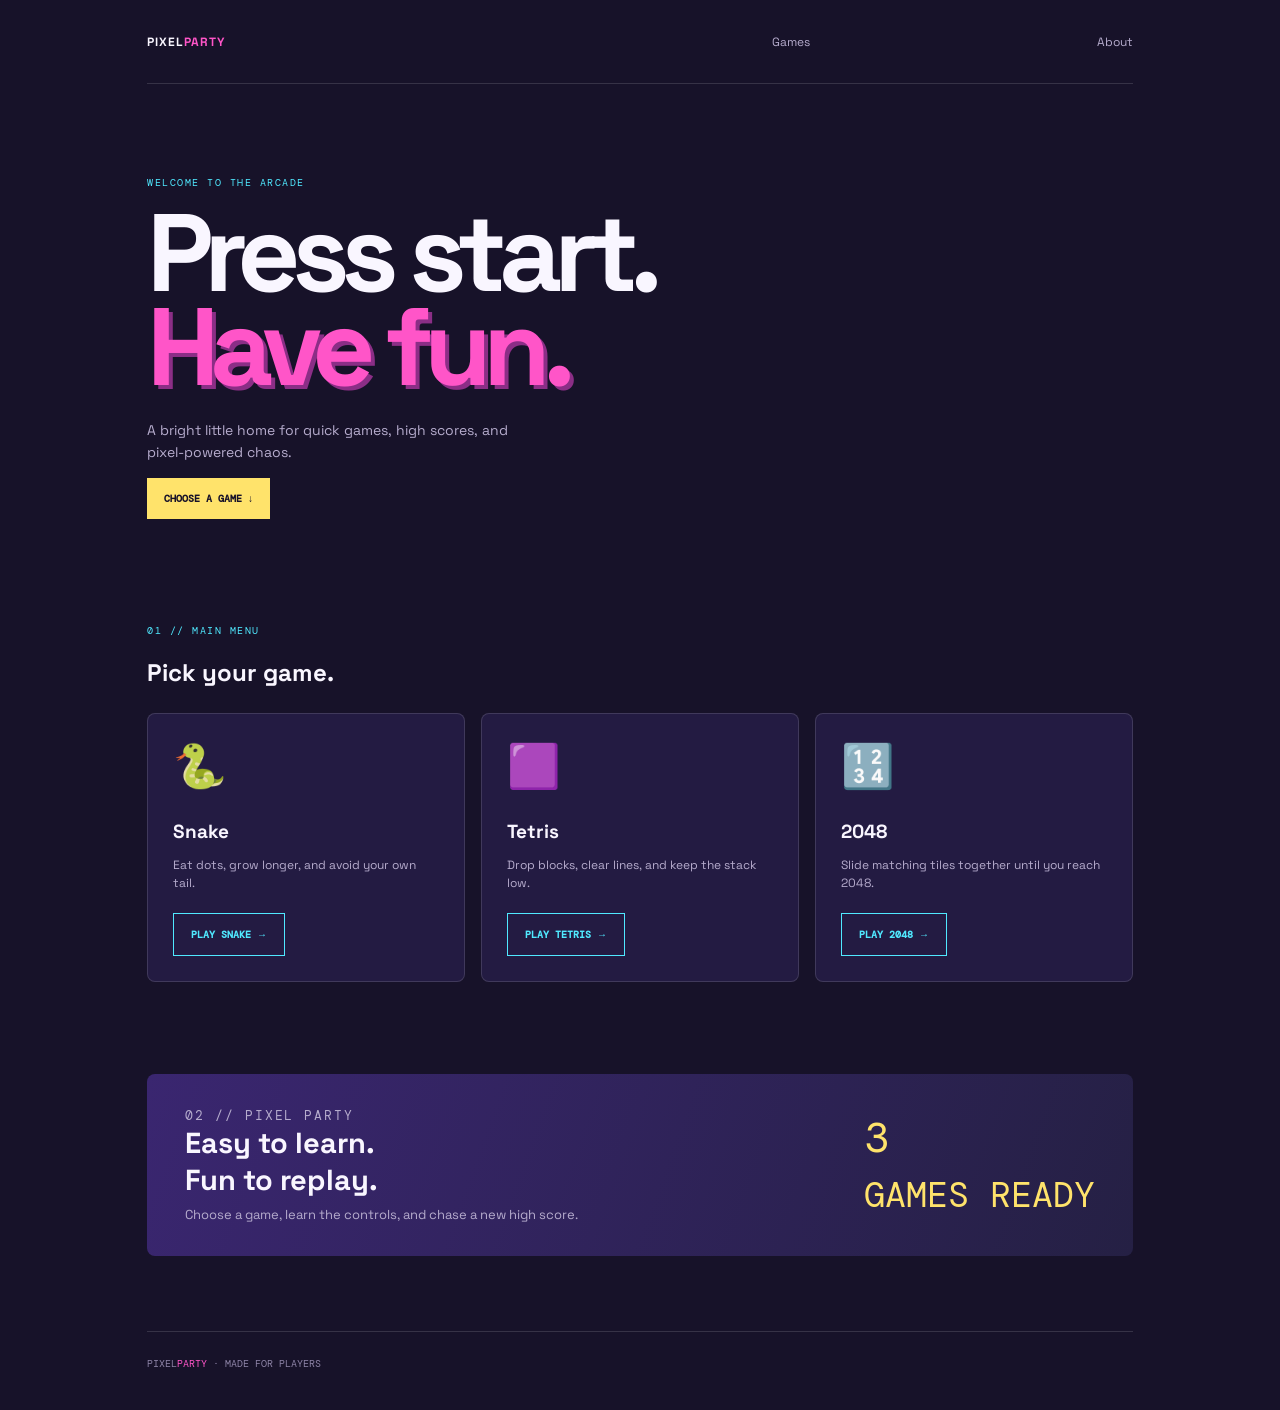
<file: pixel-party/index.html>
<!doctype html><html lang="en"><head><meta charset="UTF-8"><meta name="viewport" content="width=device-width,initial-scale=1"><title>Pixel Party — Arcade</title><link rel="stylesheet" href="styles.css"></head><body><main class="wrap"><nav><a class="logo" href="index.html">PIXEL<span>PARTY</span></a><a href="#games">Games</a><a href="#about">About</a></nav><section class="hero"><p class="eyebrow">WELCOME TO THE ARCADE</p><h1>Press start.<br><span>Have fun.</span></h1><p>A bright little home for quick games, high scores, and pixel-powered chaos.</p><a class="button" href="#games">CHOOSE A GAME ↓</a></section><section id="games"><p class="eyebrow">01 // MAIN MENU</p><h2>Pick your game.</h2><div class="game-grid"><article><div class="icon">🐍</div><h3>Snake</h3><p>Eat dots, grow longer, and avoid your own tail.</p><a class="play" href="snake.html">PLAY SNAKE →</a></article><article><div class="icon">🟪</div><h3>Tetris</h3><p>Drop blocks, clear lines, and keep the stack low.</p><a class="play" href="tetris.html">PLAY TETRIS →</a></article><article><div class="icon">🔢</div><h3>2048</h3><p>Slide matching tiles together until you reach 2048.</p><a class="play" href="2048.html">PLAY 2048 →</a></article></div></section><section class="score" id="about"><div><p class="eyebrow">02 // PIXEL PARTY</p><h2>Easy to learn.<br>Fun to replay.</h2><p>Choose a game, learn the controls, and chase a new high score.</p></div><strong>3<br><small>GAMES READY</small></strong></section><footer>PIXEL<span>PARTY</span> · MADE FOR PLAYERS</footer></main></body></html>
</file>
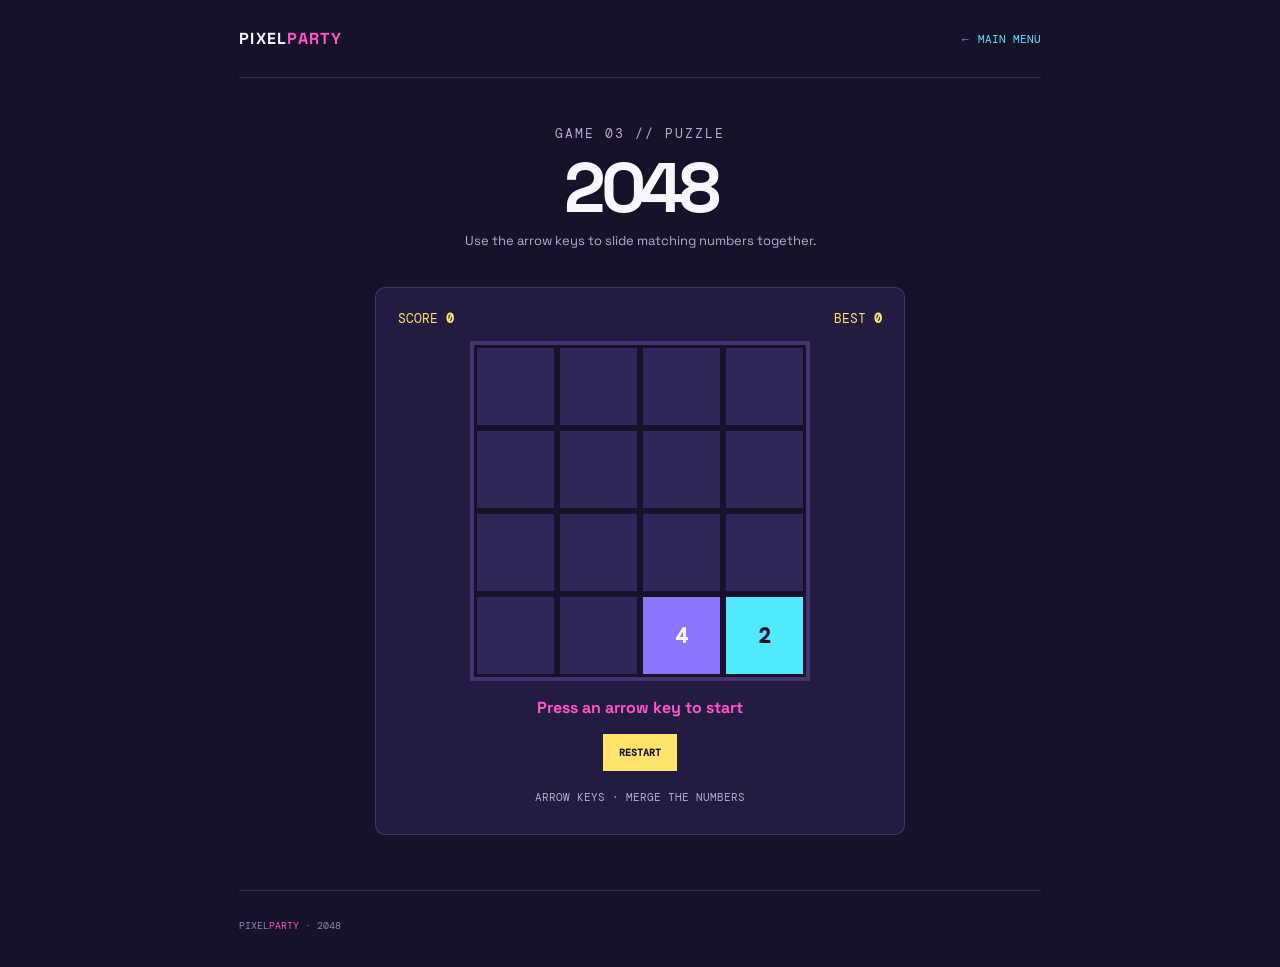
<file: pixel-party/2048.html>
<!doctype html><html lang="en"><head><meta charset="UTF-8"><meta name="viewport" content="width=device-width,initial-scale=1"><title>2048 — Pixel Party</title><link rel="stylesheet" href="game.css"></head><body><main class="wrap"><nav><a class="logo" href="index.html">PIXEL<span>PARTY</span></a><a class="back" href="index.html">← MAIN MENU</a></nav><header class="game-head"><p class="eyebrow">GAME 03 // PUZZLE</p><h1>2048</h1><p>Use the arrow keys to slide matching numbers together.</p></header><section class="game-shell"><div class="scorebar"><span>SCORE <b id="score">0</b></span><span>BEST <b id="best">0</b></span></div><div id="board" class="board" style="width:340px;height:340px;grid-template-columns:repeat(4,1fr);grid-template-rows:repeat(4,1fr)"></div><p id="message" class="message">Press an arrow key to start</p><button id="restart" class="button">RESTART</button><p class="controls">ARROW KEYS · MERGE THE NUMBERS</p></section><footer>PIXEL<span>PARTY</span> · 2048</footer></main><script src="2048.js"></script></body></html>
</file>
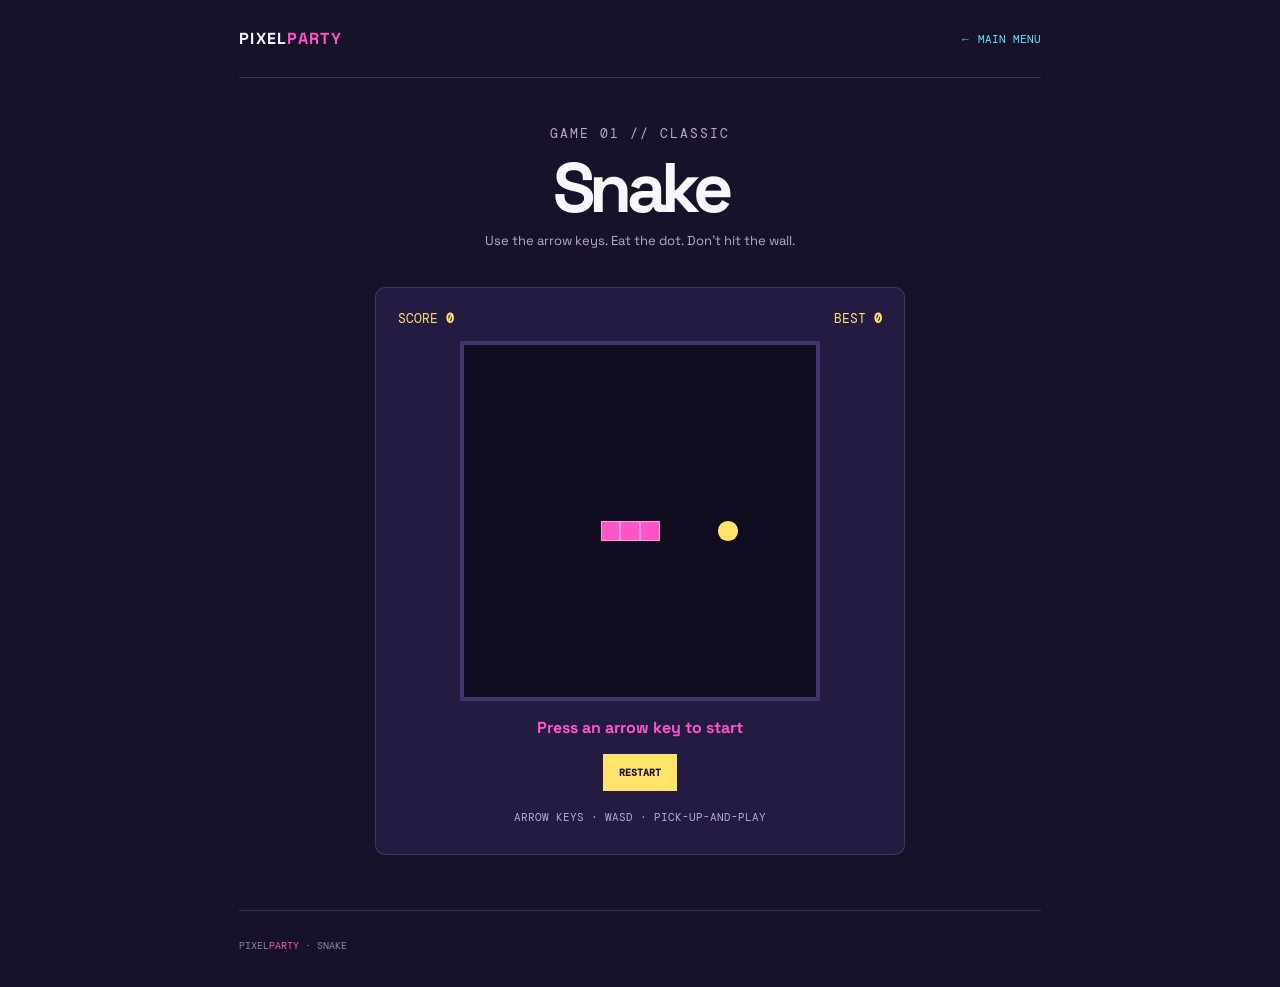
<file: pixel-party/snake.html>
<!doctype html><html lang="en"><head><meta charset="UTF-8"><meta name="viewport" content="width=device-width,initial-scale=1"><title>Snake — Pixel Party</title><link rel="stylesheet" href="game.css"></head><body><main class="wrap"><nav><a class="logo" href="index.html">PIXEL<span>PARTY</span></a><a class="back" href="index.html">← MAIN MENU</a></nav><header class="game-head"><p class="eyebrow">GAME 01 // CLASSIC</p><h1>Snake</h1><p>Use the arrow keys. Eat the dot. Don’t hit the wall.</p></header><section class="game-shell"><div class="scorebar"><span>SCORE <b id="score">0</b></span><span>BEST <b id="best">0</b></span></div><div id="board" class="board" style="width:360px;height:360px;grid-template-columns:repeat(18,1fr);grid-template-rows:repeat(18,1fr)"></div><p id="message" class="message">Press an arrow key to start</p><button id="restart" class="button">RESTART</button><p class="controls">ARROW KEYS · WASD · PICK-UP-AND-PLAY</p></section><footer>PIXEL<span>PARTY</span> · SNAKE</footer></main><script src="snake.js"></script></body></html>
</file>
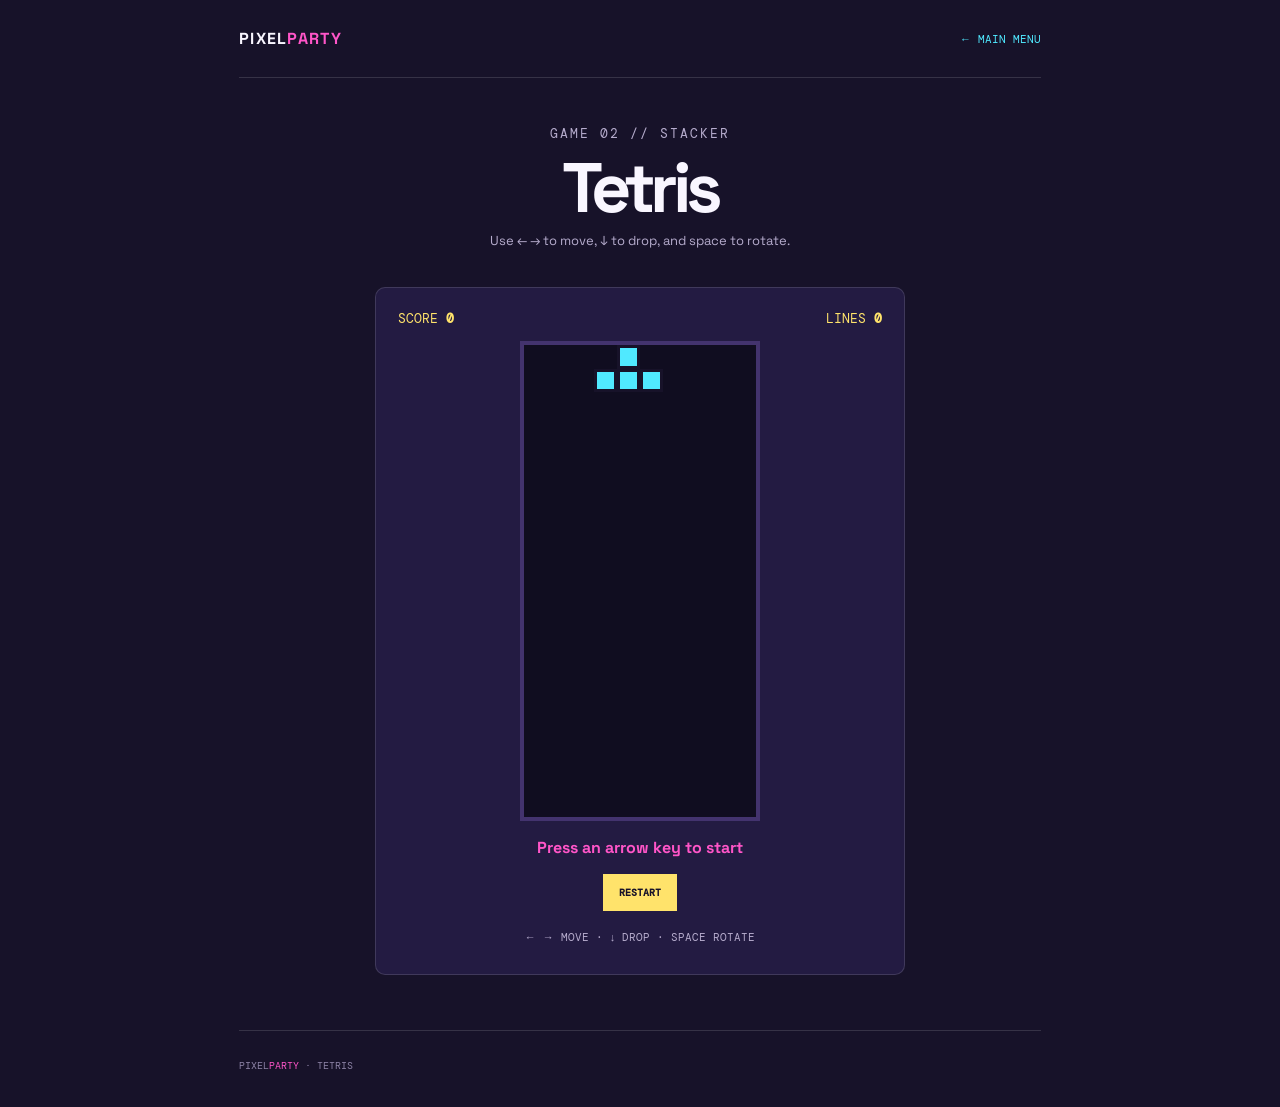
<file: pixel-party/tetris.html>
<!doctype html><html lang="en"><head><meta charset="UTF-8"><meta name="viewport" content="width=device-width,initial-scale=1"><title>Tetris — Pixel Party</title><link rel="stylesheet" href="game.css"></head><body><main class="wrap"><nav><a class="logo" href="index.html">PIXEL<span>PARTY</span></a><a class="back" href="index.html">← MAIN MENU</a></nav><header class="game-head"><p class="eyebrow">GAME 02 // STACKER</p><h1>Tetris</h1><p>Use ← → to move, ↓ to drop, and space to rotate.</p></header><section class="game-shell"><div class="scorebar"><span>SCORE <b id="score">0</b></span><span>LINES <b id="lines">0</b></span></div><div id="board" class="board" style="width:240px;height:480px;grid-template-columns:repeat(10,1fr);grid-template-rows:repeat(20,1fr)"></div><p id="message" class="message">Press an arrow key to start</p><button id="restart" class="button">RESTART</button><p class="controls">← → MOVE · ↓ DROP · SPACE ROTATE</p></section><footer>PIXEL<span>PARTY</span> · TETRIS</footer></main><script src="tetris.js"></script></body></html>
</file>
<file: pixel-party/styles.css>
@import url('https://fonts.googleapis.com/css2?family=DM+Mono:wght@400;500&family=Space+Grotesk:wght@500;700&display=swap');
:root{--ink:#f9f6ff;--bg:#171229;--pink:#ff55c8;--cyan:#50e9ff;--yellow:#ffe36b;--panel:#231b42}*{box-sizing:border-box}body{margin:0;background:var(--bg);color:var(--ink);font-family:'Space Grotesk',sans-serif}.wrap{max-width:1050px;margin:auto;padding:0 32px}nav{height:84px;display:flex;align-items:center;gap:28px;border-bottom:1px solid #ffffff22}nav a{color:#b6accd;text-decoration:none;font-size:12px}nav a:not(.logo){margin-left:auto}.logo{color:var(--ink);font-weight:700;letter-spacing:.08em;margin-right:auto}.logo span,footer span{color:var(--pink)}.hero{padding:92px 0 105px}.eyebrow{font:10px 'DM Mono';letter-spacing:.15em;color:var(--cyan);margin:0 0 18px}h1{font-size:clamp(58px,10vw,110px);line-height:.85;letter-spacing:-.08em;margin:0 0 25px}h1 span{color:var(--pink);text-shadow:4px 4px 0 #8b2e86}.hero p:not(.eyebrow){max-width:370px;color:#b6accd;line-height:1.6;font-size:14px}.button,.play{display:inline-block;border:0;background:var(--yellow);color:#171229;padding:14px 17px;font:700 10px 'DM Mono';text-decoration:none;cursor:pointer}.game-grid{display:grid;grid-template-columns:repeat(3,1fr);gap:16px;margin:25px 0 92px}.game-grid article{background:var(--panel);border:1px solid #ffffff22;padding:25px;border-radius:8px}.icon{font-size:43px;height:65px}.game-grid h3{margin:15px 0 8px;font-size:19px}.game-grid p{color:#b6accd;min-height:45px;font-size:12px;line-height:1.5}.play{background:transparent;color:var(--cyan);border:1px solid var(--cyan)}.play:hover{background:var(--cyan);color:var(--bg)}.score{background:linear-gradient(110deg,#3a2670,#252044);padding:33px 38px;border-radius:8px;display:flex;justify-content:space-between;align-items:center;margin-bottom:75px}.score h2{margin:0 0 8px;font-size:29px}.score p{color:#b6accd;margin:0;font-size:13px}.score strong{font:42px 'DM Mono';color:var(--yellow)}footer{border-top:1px solid #ffffff22;padding:25px 0 40px;color:#8e84a7;font:10px 'DM Mono'}@media(max-width:700px){.wrap{padding:0 18px}.hero{padding:65px 0 75px}.game-grid{grid-template-columns:1fr;margin-bottom:65px}.score{display:block;padding:27px}.score strong{display:block;margin-top:25px;font-size:32px}}
</file>
<file: pixel-party/game.css>
@import url('https://fonts.googleapis.com/css2?family=DM+Mono:wght@400;500&family=Space+Grotesk:wght@500;700&display=swap');:root{--ink:#f9f6ff;--bg:#171229;--pink:#ff55c8;--cyan:#50e9ff;--yellow:#ffe36b;--panel:#231b42}*{box-sizing:border-box}body{margin:0;background:var(--bg);color:var(--ink);font-family:'Space Grotesk',sans-serif}.wrap{max-width:850px;margin:auto;padding:0 24px}nav{height:78px;display:flex;align-items:center;border-bottom:1px solid #ffffff22}.logo{color:var(--ink);font-weight:700;letter-spacing:.08em;text-decoration:none;margin-right:auto}.logo span,footer span{color:var(--pink)}.back{color:var(--cyan);font:11px 'DM Mono';text-decoration:none}.game-head{text-align:center;padding:47px 0 25px}.eyebrow{font:10px 'DM Mono';letter-spacing:.15em;color:var(--cyan);margin:0 0 14px}.game-head h1{font-size:clamp(40px,8vw,70px);line-height:.9;letter-spacing:-.08em;margin:0}.game-head p{color:#b6accd;font-size:13px}.game-shell{background:var(--panel);border:1px solid #ffffff22;border-radius:10px;padding:22px;max-width:530px;margin:auto;text-align:center}.scorebar{display:flex;justify-content:space-between;color:var(--yellow);font:13px 'DM Mono';margin-bottom:14px}.board{margin:auto;background:#100d20;border:4px solid #43336e;position:relative;display:grid;touch-action:none}.controls{color:#b6accd;font:11px 'DM Mono';line-height:1.7;margin:17px 0 5px}.button,.play{display:inline-block;border:0;background:var(--yellow);color:var(--bg);padding:12px 16px;font:700 10px 'DM Mono';cursor:pointer;text-decoration:none}.message{color:var(--pink);font-weight:700;min-height:20px}.cell{background:var(--pink);border:1px solid #ff9add}.food{background:var(--yellow);border-radius:50%}.tile{display:grid;place-items:center;font:bold 21px 'DM Mono';background:#30265a;border:3px solid var(--bg);color:var(--ink)}.tile.v2{background:var(--cyan);color:var(--bg)}.tile.v4{background:#8d75ff}.tile.v8{background:#ff8b5c}.tile.v16{background:var(--pink)}.tile.v32{background:var(--yellow);color:var(--bg)}.tile.v64,.tile.v128,.tile.v256,.tile.v512,.tile.v1024,.tile.v2048{background:#fff;color:var(--bg)}footer{border-top:1px solid #ffffff22;padding:28px 0 35px;margin-top:55px;color:#8e84a7;font:10px 'DM Mono'}@media(max-width:520px){.wrap{padding:0 14px}.board[style*="360px"]{width:300px!important;height:300px!important}.board[style*="480px"]{width:210px!important;height:420px!important}.board[style*="340px"]{width:300px!important;height:300px!important}}
</file>
